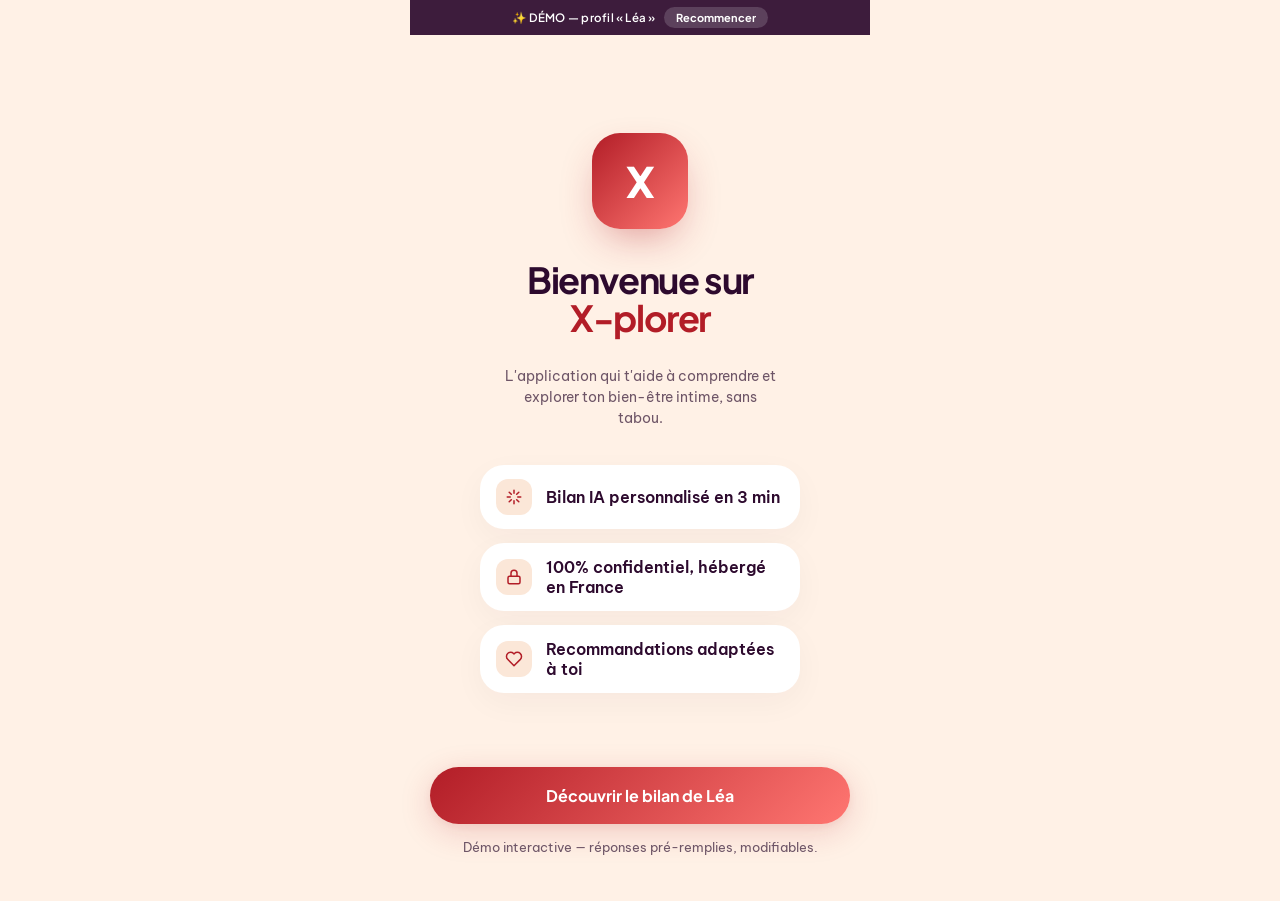
<file: Démo/index.html>
<!DOCTYPE html>
<html lang="fr">
<head>
  <meta charset="UTF-8" />
  <meta name="viewport" content="width=device-width, initial-scale=1, viewport-fit=cover" />
  <title>X-plorer — Démo interactive (profil Léa)</title>
  <meta name="description" content="Démo interactive de l'application X-plorer, pré-remplie avec le profil test « Léa » — une femme en couple qui veut mieux comprendre son désir." />

  <link rel="preconnect" href="https://fonts.googleapis.com" />
  <link rel="preconnect" href="https://fonts.gstatic.com" crossorigin />
  <link
    href="https://fonts.googleapis.com/css2?family=Plus+Jakarta+Sans:wght@400;500;600;700;800&family=Be+Vietnam+Pro:wght@300;400;500;600;700&display=swap"
    rel="stylesheet" />
  <link rel="stylesheet" href="styles.css" />
</head>
<body>
  <div class="demo-viewport">
    <div id="app"></div>
  </div>

  <script src="icons.js"></script>
  <script src="engine.js"></script>
  <script src="persona.js"></script>
  <script src="app.js"></script>
</body>
</html>
</file>
<file: Démo/styles.css>
/* ============================================================
   X-plorer — DÉMO interactive
   Design system porté fidèlement depuis x-plorer-app/src/app/globals.css
   (aucune modification du prototype — transcription)
   ============================================================ */

:root {
  --surface: #fff1e6;
  --surface-low: #fbe7d8;
  --surface-high: #f3d9c5;
  --surface-highest: #ecceb6;
  --surface-white: #ffffff;
  --on-surface: #2d0a2e;
  --on-surface-muted: #6e5567;
  --primary: #b21d27;
  --primary-bright: #ff7671;
  --secondary: #ffcb3d;
  --secondary-deep: #e8a923;
  --tertiary: #fde3fb;
  --aubergine: #2d0a2e;
  --aubergine-soft: #4a1f4d;
  --info: #6fa8dc;
}

*,
*::before,
*::after {
  box-sizing: border-box;
}

html,
body {
  min-height: 100%;
  margin: 0;
  padding: 0;
}

body {
  font-family: "Be Vietnam Pro", system-ui, sans-serif;
  background: var(--surface);
  color: var(--on-surface);
  -webkit-font-smoothing: antialiased;
  -moz-osx-font-smoothing: grayscale;
  overscroll-behavior-y: contain;
}

/* ---- Démo viewport : colonne centrée façon app mobile ---- */
.demo-viewport {
  position: relative;
  width: 100%;
  max-width: 460px;
  margin: 0 auto;
  min-height: 100vh;
  background: var(--surface);
  display: flex;
  flex-direction: column;
}

.demo-scroller {
  flex: 1;
  width: 100%;
}
.demo-scroller.with-tabs {
  padding-bottom: 96px;
}

/* ---- Typography ---- */
.display { font-family: "Plus Jakarta Sans", system-ui, sans-serif; letter-spacing: -0.02em; }
.headline { font-family: "Plus Jakarta Sans", system-ui, sans-serif; letter-spacing: -0.02em; }

.display-lg { font-size: 40px; line-height: 1.05; font-weight: 800; }
.display-md { font-size: 32px; line-height: 1.1; font-weight: 800; }
.headline-lg { font-size: 26px; line-height: 1.15; font-weight: 700; }
.headline-md { font-size: 20px; line-height: 1.2; font-weight: 700; }
.headline-sm { font-size: 17px; line-height: 1.25; font-weight: 700; }
.title-md { font-size: 16px; font-weight: 600; }
.body-lg { font-size: 16px; line-height: 1.55; font-weight: 400; }
.body-md { font-size: 14px; line-height: 1.5; font-weight: 400; }
.body-sm { font-size: 12.5px; line-height: 1.45; font-weight: 400; }
.label-md { font-size: 12px; font-weight: 600; letter-spacing: 0.04em; }
.label-sm { font-size: 10.5px; font-weight: 700; letter-spacing: 0.12em; text-transform: uppercase; }

.text-muted { color: var(--on-surface-muted); }
.text-coral { color: var(--primary); }

/* ---- Buttons ---- */
.btn-primary {
  display: inline-flex;
  align-items: center;
  justify-content: center;
  gap: 8px;
  background: linear-gradient(135deg, #b21d27 0%, #ff7671 100%);
  color: #fff;
  font-family: "Plus Jakarta Sans";
  font-weight: 700;
  font-size: 16px;
  border: none;
  border-radius: 999px;
  padding: 18px 28px;
  cursor: pointer;
  box-shadow: 0 8px 32px rgba(178, 29, 39, 0.18), 0 2px 8px rgba(178, 29, 39, 0.06);
  transition: transform 0.2s ease, box-shadow 0.2s ease, filter 0.2s ease;
}
.btn-primary:hover { transform: scale(1.02); box-shadow: 0 12px 40px rgba(178, 29, 39, 0.24); }
.btn-primary:active { transform: scale(0.99); }
.btn-primary:disabled { filter: grayscale(0.6) brightness(0.95); cursor: not-allowed; }

.btn-ghost {
  display: inline-flex; align-items: center; justify-content: center;
  background: rgba(45, 10, 46, 0.06);
  color: var(--aubergine);
  border: none; border-radius: 999px; padding: 10px 18px;
  font-family: "Plus Jakarta Sans"; font-weight: 600; font-size: 13px; cursor: pointer;
}

.btn-secondary {
  display: inline-flex; align-items: center; justify-content: center; gap: 8px;
  background: var(--aubergine); color: #fff; border: none; border-radius: 999px;
  padding: 14px 22px; font-family: "Plus Jakarta Sans"; font-weight: 700; font-size: 15px;
  cursor: pointer; transition: transform 0.12s;
}
.btn-secondary:active { transform: scale(0.99); }

.btn-icon-circle {
  width: 44px; height: 44px; border-radius: 999px; background: var(--surface-white);
  display: flex; align-items: center; justify-content: center; border: none; cursor: pointer;
  box-shadow: 0 4px 14px rgba(45, 10, 46, 0.06);
}

/* ---- Card ---- */
.card { background: var(--surface-white); border-radius: 24px; padding: 20px; box-shadow: 0 10px 32px rgba(45, 10, 46, 0.04); }
.card-lg { border-radius: 32px; padding: 24px; }
.card-soft { background: var(--surface-low); border-radius: 20px; padding: 16px; }

/* ---- Chip ---- */
.chip {
  display: inline-flex; align-items: center; gap: 6px; padding: 9px 16px; border-radius: 999px;
  font-family: "Plus Jakarta Sans"; font-weight: 600; font-size: 13px;
  background: var(--surface-high); color: var(--aubergine); border: none; cursor: pointer;
  white-space: nowrap; transition: background 0.2s, color 0.2s, transform 0.2s;
}
.chip:hover { transform: translateY(-1px); }
.chip.active {
  background: linear-gradient(135deg, #b21d27 0%, #ff7671 100%); color: #fff;
  box-shadow: 0 6px 20px rgba(178, 29, 39, 0.2);
}

/* ---- Tab bar (mobile, inside viewport) ---- */
.tabbar {
  position: fixed;
  left: 50%;
  transform: translateX(-50%);
  bottom: 12px;
  width: calc(100% - 24px);
  max-width: 436px;
  height: 72px;
  border-radius: 24px;
  background: rgba(255, 241, 230, 0.92);
  backdrop-filter: blur(24px) saturate(150%);
  -webkit-backdrop-filter: blur(24px) saturate(150%);
  box-shadow: 0 12px 36px rgba(45, 10, 46, 0.12), inset 0 1px 0 rgba(255, 255, 255, 0.55);
  display: flex; align-items: center; justify-content: space-around; padding: 0 8px; z-index: 50;
}
.tab {
  flex: 1; display: flex; flex-direction: column; align-items: center; justify-content: center;
  gap: 3px; padding: 8px 4px; background: transparent; border: none; cursor: pointer;
  color: var(--on-surface-muted); font-family: "Plus Jakarta Sans"; font-weight: 600;
  font-size: 10.5px; border-radius: 22px; transition: color 0.2s; position: relative;
}
.tab svg { width: 22px; height: 22px; }
.tab.active { color: #fff; }
.tab.active::before {
  content: ""; position: absolute; inset: 6px 4px;
  background: linear-gradient(135deg, #b21d27 0%, #ff7671 100%);
  border-radius: 18px; box-shadow: 0 8px 22px rgba(178, 29, 39, 0.28); z-index: -1;
}

/* ---- Misc ---- */
.gauge-glow { filter: drop-shadow(0 6px 20px rgba(255, 118, 113, 0.45)); }
.pulse-dot {
  width: 8px; height: 8px; border-radius: 999px; background: var(--primary);
  box-shadow: 0 0 0 0 rgba(178, 29, 39, 0.55); animation: pulseDot 1.6s infinite;
  display: inline-block;
}
@keyframes pulseDot {
  0% { box-shadow: 0 0 0 0 rgba(178, 29, 39, 0.55); }
  70% { box-shadow: 0 0 0 10px rgba(178, 29, 39, 0); }
  100% { box-shadow: 0 0 0 0 rgba(178, 29, 39, 0); }
}

.accordion-body {
  overflow: hidden; transition: grid-template-rows 0.35s cubic-bezier(0.2, 0.8, 0.2, 1);
  display: grid; grid-template-rows: 0fr;
}
.accordion-body.open { grid-template-rows: 1fr; }
.accordion-body > div { overflow: hidden; min-height: 0; }

.check-row { transition: background 0.2s; }
.check-row.done .check-title { text-decoration: line-through; color: var(--on-surface-muted); }

.h-scroll {
  display: flex; gap: 8px; overflow-x: auto; padding: 4px 24px 8px;
  scroll-snap-type: x mandatory; scrollbar-width: none;
}
.h-scroll::-webkit-scrollbar { display: none; }

/* Experience card placeholder backgrounds */
.ph { position: relative; overflow: hidden; }
.ph::before {
  content: ""; position: absolute; inset: 0;
  background: linear-gradient(180deg, rgba(0, 0, 0, 0) 30%, rgba(20, 5, 22, 0.78) 100%),
    var(--ph-bg, linear-gradient(135deg, #4a1f4d 0%, #2d0a2e 100%));
}
.ph::after {
  content: ""; position: absolute; inset: 0;
  background: repeating-linear-gradient(45deg, rgba(255, 255, 255, 0.04) 0, rgba(255, 255, 255, 0.04) 1px, transparent 1px, transparent 12px);
  pointer-events: none;
}

.blur-locked { filter: blur(6px); user-select: none; pointer-events: none; }

/* Screen fade animation */
.screen { animation: fadeIn 0.35s ease; }
@keyframes fadeIn {
  from { opacity: 0; transform: translateY(6px); }
  to { opacity: 1; transform: none; }
}

/* Spinner */
.spinner {
  display: inline-block; width: 14px; height: 14px;
  border: 2px solid rgba(255, 255, 255, 0.4); border-top-color: #fff;
  border-radius: 999px; animation: spinAnim 0.7s linear infinite; margin-left: 8px;
}
@keyframes spinAnim { to { transform: rotate(360deg); } }

/* Input base style */
.input-base {
  padding: 16px 18px; border-radius: 14px; border: none; background: var(--surface);
  font-family: "Plus Jakarta Sans"; font-size: 16px; font-weight: 500; color: var(--on-surface);
  outline: none; box-shadow: 0 2px 12px rgba(43, 58, 65, 0.04); width: 100%;
}
.input-base::placeholder { color: var(--on-surface-muted); font-weight: 400; }
.input-base:focus { box-shadow: 0 0 0 2px rgba(178, 29, 39, 0.2); }

/* ---- Démo-only : bandeau persona ---- */
.demo-ribbon {
  position: sticky; top: 0; z-index: 60;
  display: flex; align-items: center; justify-content: center; gap: 8px;
  padding: 7px 14px;
  background: rgba(45, 10, 46, 0.92);
  color: #fff; font-family: "Plus Jakarta Sans"; font-weight: 600; font-size: 11.5px;
  letter-spacing: 0.02em;
}
.demo-ribbon button {
  background: rgba(255,255,255,0.16); color: #fff; border: none; border-radius: 999px;
  font-family: "Plus Jakarta Sans"; font-weight: 700; font-size: 11px; padding: 4px 12px;
  cursor: pointer; transition: background 0.15s;
}
.demo-ribbon button:hover { background: rgba(255,255,255,0.28); }

/* Quiz option button */
.quiz-opt {
  width: 100%; text-align: left; padding: 16px 18px; border-radius: 16px;
  background: var(--surface-white); color: var(--on-surface); border: none; cursor: pointer;
  font-family: "Plus Jakarta Sans"; font-weight: 600; font-size: 15px;
  box-shadow: 0 2px 10px rgba(43, 58, 65, 0.04);
  display: flex; align-items: center; justify-content: space-between; gap: 12px;
  transition: all 0.2s;
}
.quiz-opt.selected {
  background: var(--primary); color: #fff;
  box-shadow: 0 10px 24px -10px rgba(178, 29, 39, 0.4);
}
.quiz-opt.privacy { background: transparent; color: var(--on-surface-muted); border: 1px dashed rgba(45,10,46,0.18); box-shadow: none; }
.quiz-opt.privacy.selected { background: var(--on-surface-muted); color: #fff; border-color: transparent; }

/* prefilled hint pill */
.prefill-pill {
  display: inline-flex; align-items: center; gap: 6px; padding: 5px 12px; border-radius: 999px;
  background: rgba(255,203,61,0.25); color: var(--secondary-deep);
  font-family: "Plus Jakarta Sans"; font-weight: 700; font-size: 11px; letter-spacing: 0.02em;
}

/* progress bar */
.progress-track { flex: 1; height: 6px; border-radius: 999px; background: var(--surface-low); overflow: hidden; }
.progress-fill { height: 100%; background: linear-gradient(90deg, var(--primary), #ff7671); border-radius: 999px; transition: width 0.4s ease; }

.back-btn {
  width: 40px; height: 40px; border-radius: 14px; border: none; background: var(--surface-low);
  display: flex; align-items: center; justify-content: center; cursor: pointer; flex-shrink: 0;
}
</file>
